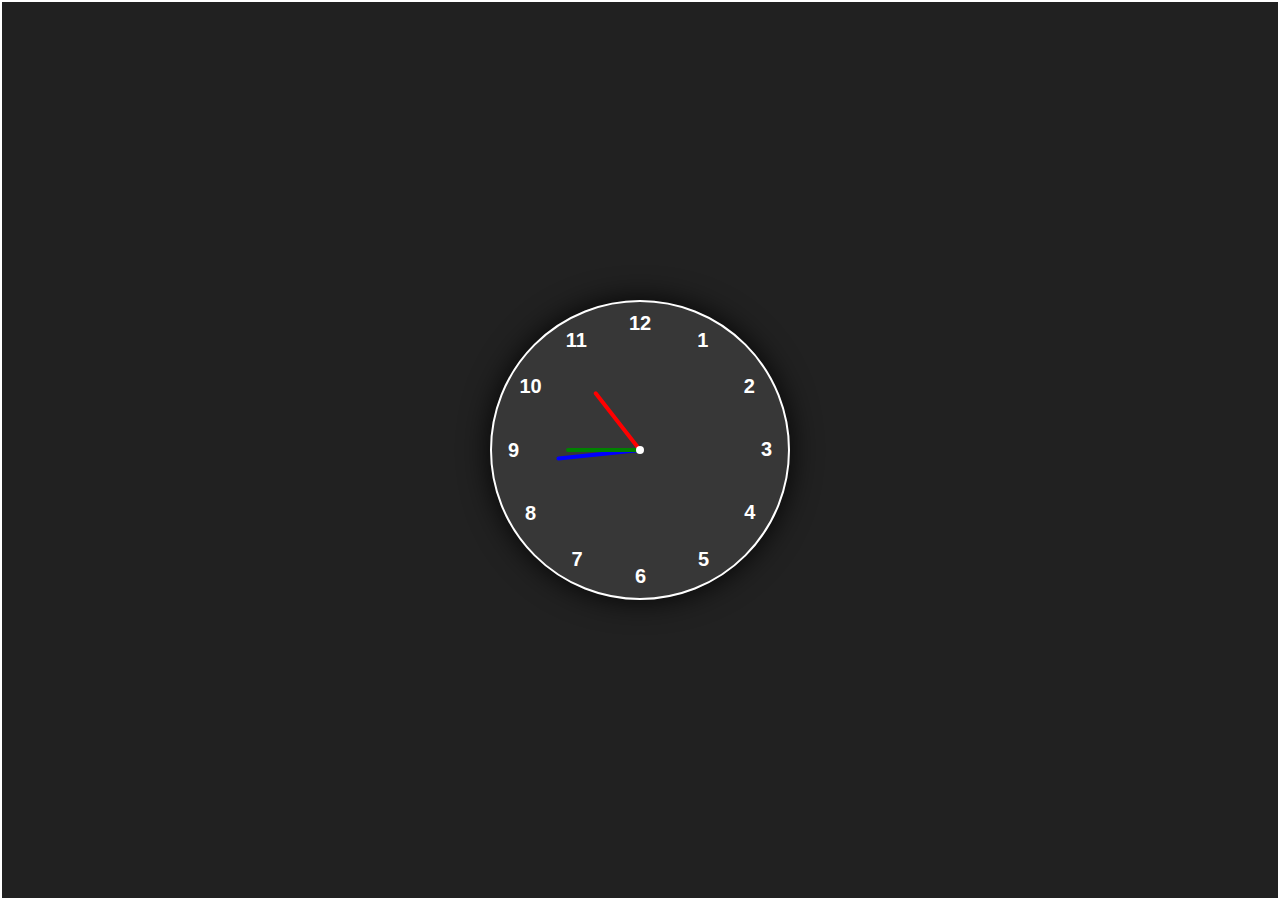
<file: Analog_clock/index.html>
<!DOCTYPE html>
<html lang="en">
<head>
    <meta charset="UTF-8">
    <meta name="viewport" content="width=device-width, initial-scale=1.0">
    <title>Analog clock</title>
    <link rel="stylesheet" href="app.css"> <!-- Link to external CSS file -->
</head>
<body>
   <div class="container">
    <!-- Clock container -->
    <div class="clock">
        <!-- Hour hand -->
        <div style="--clr:red; --h:74px" class="hand" id="hour"><i></i></div>
        <!-- Minute hand -->
        <div style="--clr:blue; --h:84px" class="hand"  id="minute"><i></i></div>
        <!-- Second hand -->
        <div style="--clr:green; --h:74px" class="hand"  id="second"><i></i></div>
        
        <!-- Clock numbers -->
        <span style="--i:1;"><b>1</b></span>
        <span style="--i:2;"><b>2</b></span>
        <span style="--i:3;"><b>3</b></span>
        <span style="--i:4;"><b>4</b></span>
        <span style="--i:5;"><b>5</b></span>
        <span style="--i:6;"><b>6</b></span>
        <span style="--i:7;"><b>7</b></span>
        <span style="--i:8;"><b>8</b></span>
        <span style="--i:9;"><b>9</b></span>
        <span style="--i:10;"><b>10</b></span>
        <span style="--i:11;"><b>11</b></span>
        <span style="--i:12;"><b>12</b></span>
    </div>
   </div>
    <script src="script.js"></script> <!-- Link to external JavaScript file -->
</body>
</html>
</file>
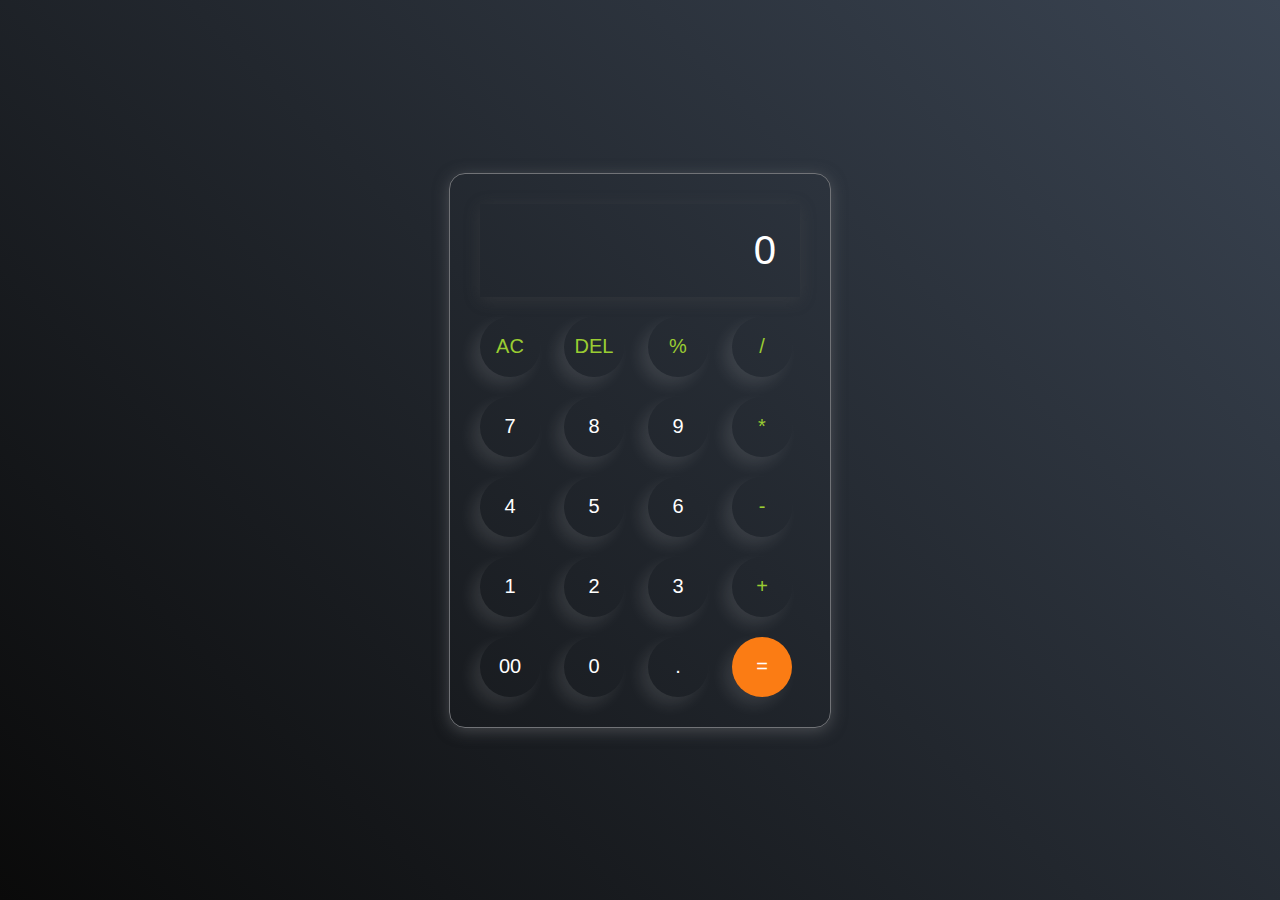
<file: Basic_calculator/index.html>
<!DOCTYPE html>
<html lang="en">
<head>
    <!-- Meta information and document settings -->
    <meta charset="UTF-8"> <!-- Character encoding -->
    <meta name="viewport" content="width=device-width, initial-scale=1.0"> <!-- Responsive viewport settings -->
    <title>Calculator- By Saiem</title> <!-- Title of the webpage -->
    <link rel="stylesheet" href="style.css"> <!-- Link to external CSS file -->
</head>
<body>
    
    <div class="container"> <!-- Container for the calculator -->
        <input type="text" placeholder="0" id="inputbox" > <!-- Input box for displaying calculations and results -->
        <div> <!-- Row for operator buttons -->
            <button class="operator">AC</button> <!-- Clear all button -->
            <button class="operator">DEL</button> <!-- Delete button -->
            <button class="operator">%</button> <!-- Modulus operator button -->
            <button class="operator">/</button> <!-- Division operator button -->
        </div>
        <div> <!-- Row for number buttons and multiply operator -->
            <button>7</button> <!-- Number 7 button -->
            <button>8</button> <!-- Number 8 button -->
            <button>9</button> <!-- Number 9 button -->
            <button class="operator">*</button> <!-- Multiplication operator button -->
        </div>
        <div> <!-- Row for number buttons and subtract operator -->
            <button>4</button> <!-- Number 4 button -->
            <button>5</button> <!-- Number 5 button -->
            <button>6</button> <!-- Number 6 button -->
            <button class="operator">-</button> <!-- Subtraction operator button -->
        </div>
        <div> <!-- Row for number buttons and add operator -->
            <button>1</button> <!-- Number 1 button -->
            <button>2</button> <!-- Number 2 button -->
            <button>3</button> <!-- Number 3 button -->
            <button class="operator">+</button> <!-- Addition operator button -->
        </div>
        <div> <!-- Row for number buttons and equal button -->
            <button>00</button> <!-- Double zero button -->
            <button>0</button> <!-- Number 0 button -->
            <button>.</button> <!-- Decimal point button -->
            <button class="equalbtn">=</button> <!-- Equal button to calculate the result -->
        </div>
    </div>
    
    <script src="script.js"></script> <!-- Link to external JavaScript file -->
</body>
</html>
</file>
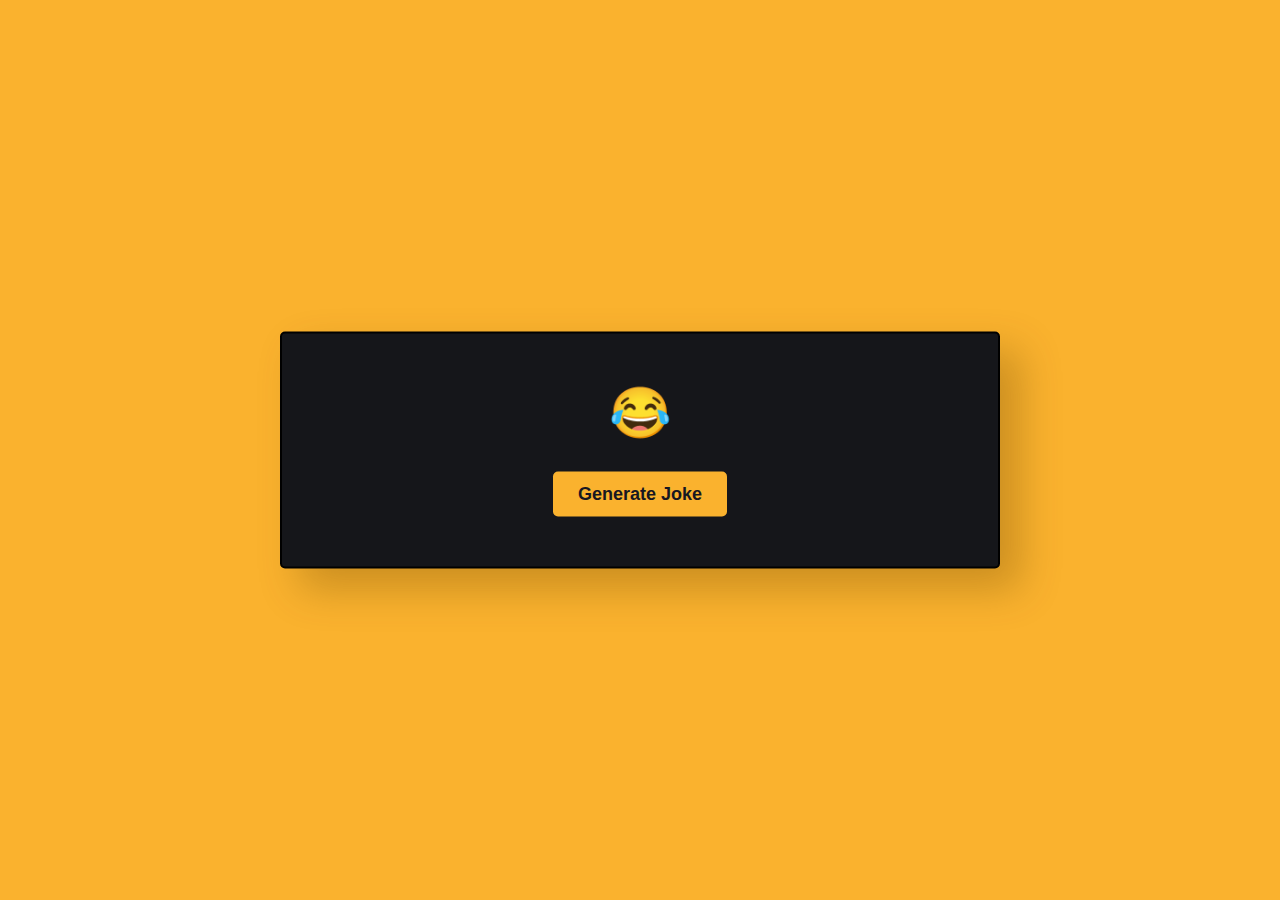
<file: Fetch Projects/index.html>
<!DOCTYPE html>
<html lang="en">
<head>
    <meta charset="UTF-8">
    <meta name="viewport" content="width=device-width, initial-scale=1.0">
    <title>Document</title>
    <link rel="stylesheet" href="style.css">
</head>
<body>
    <div class="wrapper">
        <span>&#128514</span>
        <p class="joke"></p>
        <button id="btn">Generate Joke</button>
    </div>
    
    <script src="script.js"></script>
</body>
</html>
</file>
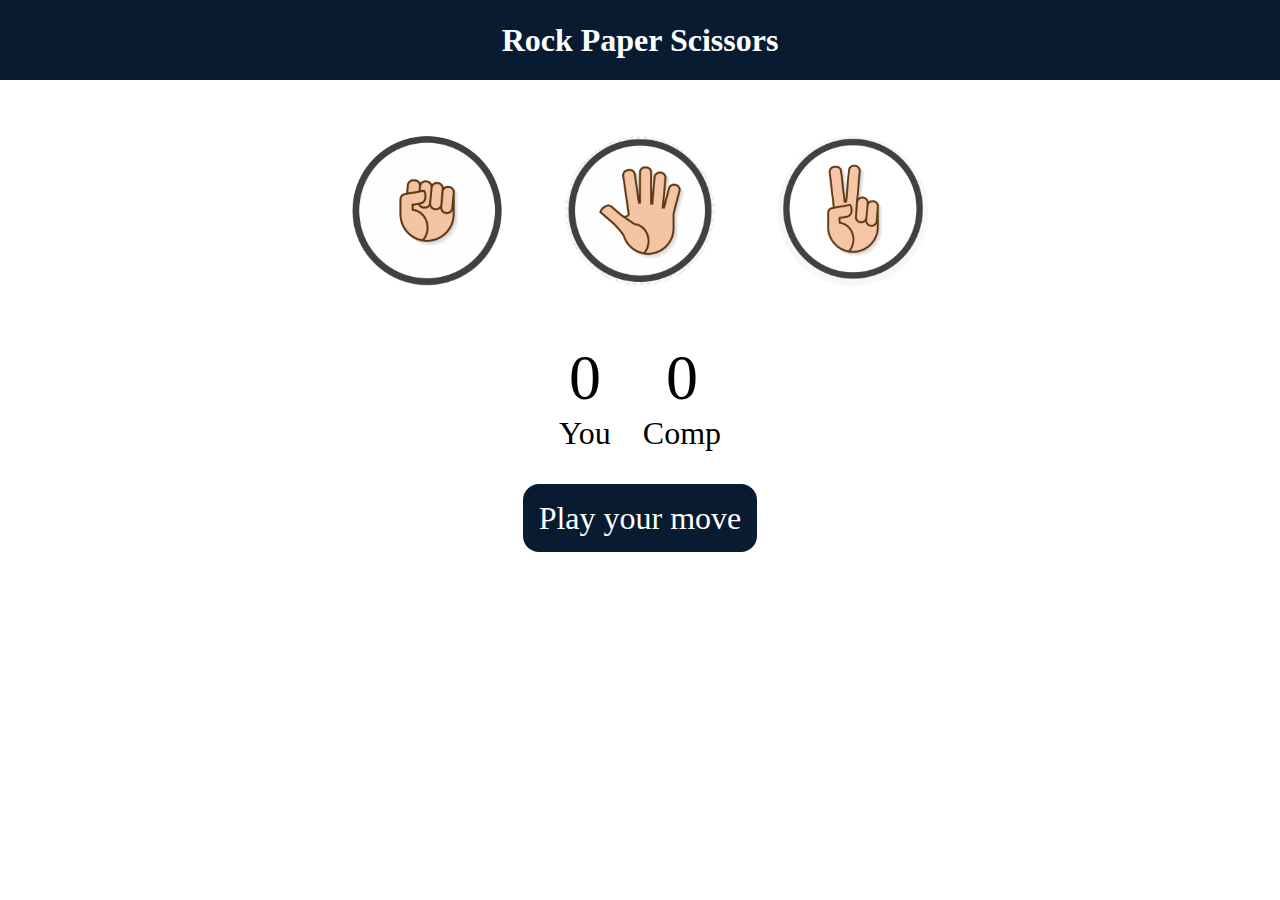
<file: rockpaperscissors/index.html>
<!DOCTYPE html>
<html lang="en">
<head>
    <meta charset="UTF-8">
    <meta name="viewport" content="width=device-width, initial-scale=1.0">
    <title>Rock Paper Scissors Game</title>
    <link rel="stylesheet" href="style.css">
</head>
<body>
    <h1>Rock Paper Scissors</h1>
    <div class="choices">
        <div class="choice" id="rock">
            <img src="./images/rock.png" alt="Rock">
        </div>
        <div class="choice" id="paper">
            <img src="./images/paper.jpg" alt="Paper">
        </div>
        <div class="choice" id="scissors">
            <img src="./images/scissors.png" alt="Scissors">
        </div>
    </div>
    <div class="score-board">
        <div class="score">
            <p id="user-score">0</p>
        <p>You</p>
        </div>
        <div class="score">
            <p id="comp-score">0</p>
            <p>Comp</p>
        </div>             
    </div>
    <div class="msg-container">
        <p id="msg">Play your move</p>
    </div>
    <script src="app.js"></script>
</body>
</html>
</file>
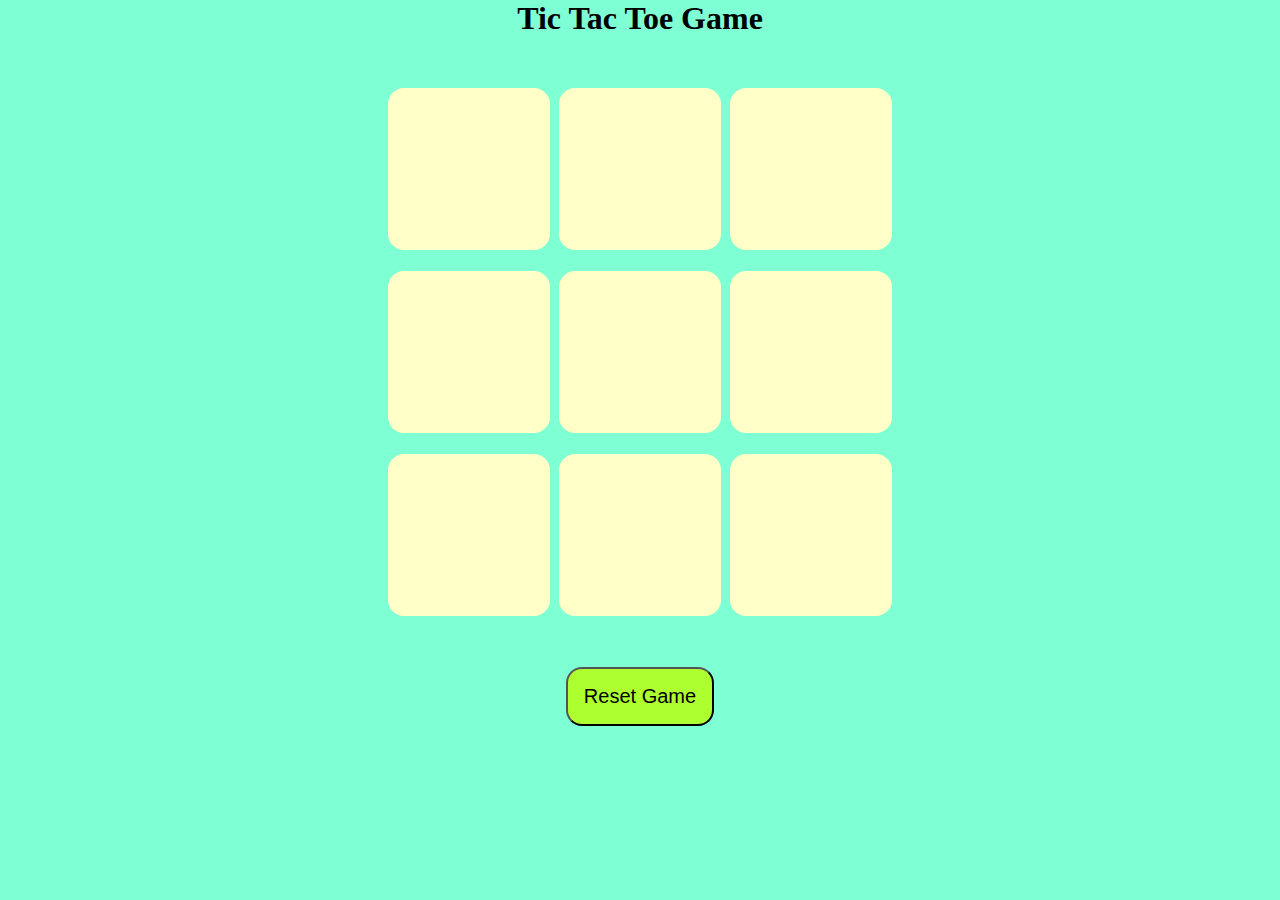
<file: tictactoe/index.html>
<!DOCTYPE html>
<html lang="en">
<head>
    <meta charset="UTF-8">
    <meta name="viewport" content="width=device-width, initial-scale=1.0">
    <title>TICTACTOE</title>
    <link rel="stylesheet" href="style.css">
</head>
<body>
    <div class="msg-container hide">
        <p id="msg">Winner</p>
        <button id="new-btn">New Game</button>
    </div>
    <h1>Tic Tac Toe Game</h1>
    <div class="container">
        <div class="game">
            <button class="box"></button>
            <button class="box"></button>
            <button class="box"></button>
            <button class="box"></button>
            <button class="box"></button>
            <button class="box"></button>
            <button class="box"></button>
            <button class="box"></button>
            <button class="box"></button>
        </div>
    </div>
    <button class="reset">Reset Game</button>


    <script src="app2.js"></script>
</body>
</html>
</file>
<file: tictactoe/style.css>
*{
    margin: 0;
    padding: 0;
}

body{
    background-color: aquamarine;
    text-align: center;
}

.container{
    height: 70vh;
    display: flex;    
    justify-content: center;
    align-items: center;
   
}

.game{
    height: 60vmin;
    width: 60vmin;
    display: flex;
    flex-wrap: wrap;
    justify-content: center;
    align-items: center;
    gap:1vmin;
    
}

.box{
    height: 18vmin;
    width: 18vmin;
    border-radius: 1rem;
    border: none;
    font-size: 8vmin;
    color: maroon;
    background-color: #ffffc7;
    
}

.reset{
    padding: 1rem;
    font-size: 1.25rem;
    background-color: greenyellow;
    color: black;
    border-radius: 1rem;

}

#new-btn{
    padding: 1rem;
    font-size: 1.25rem;
    background-color: greenyellow;
    color: black;
    border-radius: 1rem;
    
}
#msg{
    color: brown;
    font-size: 6vmin;
}

.msg-container{
    height: 20vmin;
}

.hide{
    display: none;
}
</file>
<file: Analog_clock/app.css>
/* Universal selector: Reset margins, padding, and box-sizing for all elements */
* {
    margin: 0;
    padding: 0;
    box-sizing: border-box;
    font-family: sans-serif; /* Set a default font family */
    color: #ffffff; /* Set a default font color */
}

/* Body styling */
body {
    display: flex; /* Use flexbox for layout */
    justify-content: center; /* Center content horizontally */
    align-items: center; /* Center content vertically */
    min-height: 100vh; /* Ensure the body is at least 100% of the viewport height */
    background-color: #212121; /* Set a dark background color */
    border: 2px solid; /* Add a border (color not specified, default will be used) */
}

/* Container styling */
.container {
    position: relative; /* Position relatively to allow absolute positioning of children */
}

/* Clock styling */
.clock {
    border: 2px solid; /* Add a border (color not specified, default will be used) */
    width: 300px; /* Set the width of the clock */
    height: 300px; /* Set the height of the clock */
    border-radius: 50%; /* Make the clock circular */
    background-color: rgba(255, 255, 255, 0.1); /* Set a semi-transparent background color */
    box-shadow: 0px 0px 30px rgba(0, 0, 0, 0.9); /* Add a shadow effect */
    display: flex; /* Use flexbox for layout */
    justify-content: center; /* Center content horizontally */
    align-items: center; /* Center content vertically */
}

/* Clock numbers styling */
.clock span {
    position: absolute; /* Position absolutely inside the clock */
    transform: rotate(calc(30deg * var(--i))); /* Rotate based on custom property --i */
    inset: 12px; /* Position inward by 12px */
    text-align: center; /* Center the text inside the span */
}

/* Clock number text styling */
.clock span b {
    transform: rotate(calc(-30deg * var(--i))); /* Rotate text back to upright */
    display: inline-block; /* Ensure the transform is applied */
    font-size: 20px; /* Set the font size */
}

/* Clock center point styling */
.clock::before {
    background-color: #ffffff; /* Set the background color of the center point */
    content: ''; /* Ensure the pseudo-element is displayed */
    position: absolute; /* Position the pseudo-element absolutely */
    width: 8px; /* Set the width of the center point */
    height: 8px; /* Set the height of the center point */
    border-radius: 50%; /* Make the center point circular */
    z-index: 3; /* Ensure it appears above other elements */
}

/* Clock hand styling */
.hand {
    position: absolute; /* Position absolutely inside the clock */
    display: flex; /* Use flexbox for layout */
    justify-content: center; /* Center content horizontally */
    align-items: flex-end; /* Align content to the bottom */
}

/* Clock hand inner element styling */
.hand i {
    position: absolute; /* Position absolutely inside the hand */
    background-color: var(--clr); /* Use custom property --clr for color */
    width: 4px; /* Set the width of the hand */
    height: var(--h); /* Use custom property --h for height */
    border-radius: 8px; /* Round the corners */
}
</file>
<file: Basic_calculator/style.css>
/* Universal selector: Reset margins, padding, and box-sizing for all elements */
* {
    margin: 0;
    padding: 0;
    box-sizing: border-box;
}

/* Body styling */
body {
    width: 100%; /* Set the width to 100% */
    height: 100vh; /* Set the height to 100% of the viewport height */
    display: flex; /* Use flexbox for layout */
    align-items: center; /* Center content vertically */
    justify-content: center; /* Center content horizontally */
    align-content: center; /* Align content within a flex container */
    background: linear-gradient(45deg, #0a0a0a, #3a4452); /* Set a gradient background */
}

/* Container styling */
.container {
    border: 1px solid #717377; /* Add a border with specified color */
    padding: 20px; /* Add padding inside the container */
    border-radius: 16px; /* Round the corners of the container */
    background-color: transparent; /* Set the background color to transparent */
    box-shadow: 0px 3px 15px rgba(113, 115, 119, 0.5); /* Add a shadow effect */
}

/* Input field styling */
input {
    width: 320px; /* Set the width of the input field */
    border: none; /* Remove the border */
    padding: 24px; /* Add padding inside the input field */
    margin: 10px; /* Add margin outside the input field */
    background: transparent; /* Set the background color to transparent */
    box-shadow: 0px 3px 15px rgba(84, 84, 84, 0.3); /* Add a shadow effect */
    font-size: 40px; /* Set the font size */
    text-align: right; /* Align the text to the right */
    cursor: pointer; /* Change the cursor to a pointer */
    color: #ffffff; /* Set the text color */
}

/* Placeholder text styling */
input::placeholder {
    color: #ffffff; /* Set the placeholder text color */
}

/* Button styling */
button {
    border: none; /* Remove the border */
    width: 60px; /* Set the width of the button */
    height: 60px; /* Set the height of the button */
    margin: 10px; /* Add margin around the button */
    border-radius: 50%; /* Make the button circular */
    background: transparent; /* Set the background color to transparent */
    color: #ffffff; /* Set the text color */
    font-size: 20px; /* Set the font size */
    box-shadow: -8px 8px 15px rgba(255, 255, 255, 0.1); /* Add a shadow effect */
    cursor: pointer; /* Change the cursor to a pointer */
}

/* Equal button styling */
.equalbtn {
    background-color: #fb7c14; /* Set the background color */
}

/* Operator button styling */
.operator {
    color: yellowgreen; /* Set the text color */
}
</file>
<file: Fetch Projects/style.css>
/* Universal selector: Reset margins, padding, and box-sizing for all elements */
* {
    padding: 0;
    margin: 0;
    box-sizing: border-box;
    font-family: "Rubik", sans-serif; /* Set default font family */
}

/* Body styling */
body {
    background-color: #fab22e; /* Sets the background color of the body */
}

/* Wrapper styling */
.wrapper {
    border: 2px solid black; /* Adds a border to the wrapper */
    width: 80vmin; /* Sets the width of the wrapper to 80vmin */
    padding: 50px 40px; /* Adds padding inside the wrapper */
    background-color: #15161a; /* Sets the background color of the wrapper */
    position: absolute; /* Positions the wrapper absolutely */
    transform: translate(-50%, -50%); /* Moves the wrapper to the center */
    top: 50%; /* Positions the top of the wrapper at 50% of the viewport height */
    left: 50%; /* Positions the left of the wrapper at 50% of the viewport width */
    border-radius: 5px; /* Rounds the corners of the wrapper */
    box-shadow: 20px 20px 40px rgba(97, 63, 0, 0.3); /* Adds a shadow effect */
}

/* Span styling */
span {
    display: block; /* Displays the span as a block element */
    text-align: center; /* Centers the text inside the span */
    font-size: 50px; /* Sets the font size */
}

/* Paragraph styling */
p {
    font-size: 16px; /* Sets the font size */
    color: #ffffff; /* Sets the text color */
    font-weight: 400; /* Sets the font weight */
    text-align: center; /* Centers the text inside the paragraph */
    word-wrap: break-word; /* Allows words to break and wrap onto the next line */
    line-height: 35px; /* Sets the line height */
    margin: 30px 0; /* Adds margin above and below the paragraph */
}

/* Button styling */
button {
    display: block; /* Displays the button as a block element */
    font-size: 18px; /* Sets the font size */
    background-color: #fab22e; /* Sets the background color */
    border: none; /* Removes the border */
    padding: 5px; /* Adds padding inside the button */
    color: #171721; /* Sets the text color */
    padding: 12px 25px; /* Adds additional padding inside the button */
    margin: 0 auto; /* Centers the button horizontally */
    font-weight: 600; /* Sets the font weight */
    border-radius: 5px; /* Rounds the corners of the button */
    cursor: pointer; /* Changes the cursor to a pointer */
}

/* Repeated code starts from here */
* {
    padding: 0;
    margin: 0;
    box-sizing: border-box;
    font-family: "Rubik", sans-serif;
}

body {
    background-color: #fab22e; /* Sets the background color of the body */
}

.wrapper {
    border: 2px solid black; /* Adds a border to the wrapper */
    width: 80vmin; /* Sets the width of the wrapper */
    padding: 50px 40px; /* Adds padding inside the wrapper */
    background-color: #15161a; /* Sets the background color of the wrapper */
    position: absolute;
    transform: translate(-50%, -50%);
    top: 50%;
    left: 50%;
    border-radius: 5px;
    box-shadow: 20px 20px 40px rgba(97, 63, 0, 0.3);
}

span {
    display: block;
    text-align: center;
    font-size: 50px;
}

p {
    font-size: 16px;
    color: #ffffff;
    font-weight: 400;
    text-align: center;
    word-wrap: break-word;
    line-height: 35px;
    margin: 30px 0;
}

button {
    display: block;
    font-size: 18px;
    background-color: #fab22e;
    border: none;
    padding: 5px;
    color: #171721;
    padding: 12px 25px;
    margin: 0 auto;
    font-weight: 600;
    border-radius: 5px;
    cursor: pointer;
}
</file>
<file: rockpaperscissors/style.css>
/* Reset default styles for all elements */
* {
    margin: 0;
    padding: 0;
    text-align: center;
}

/* Styles for the header */
h1 {
    background-color: #081b31;
    color: white;
    height: 5rem;
    line-height: 5rem; /* Vertically centers text */
}

/* Styles for choice buttons (rock, paper, scissors) */
.choice {
    height: 165px;
    width: 165px;
    border-radius: 50%; /* Makes buttons circular */
    display: flex;
    justify-content: center;
    align-items: center;
}

/* Hover effect for choice buttons */
.choice:hover {
    cursor: pointer;
    background-color: #081b31; /* Changes background on hover */
}

/* Styles for images inside choice buttons */
img {
    height: 150px;
    width: 150px;
    object-fit: cover; /* Ensures image covers the container */
    border-radius: 50%; /* Makes images circular */
}

/* Container for choice buttons */
.choices {
    display: flex;
    justify-content: center;
    gap: 3rem; /* Spacing between buttons */
    margin: 3rem;
}

/* Styles for the score board container */
.score-board {
    display: flex;
    justify-content: center;
    align-items: center;
    font-size: 2rem;
    margin-top: 3rem;
    gap: 2rem; /* Spacing between score elements */
}

/* Styles for user score */
#user-score {
    font-size: 4rem;
}

/* Common styles for both scores */
#comp-score, #user-score {
    font-size: 4rem;
}

/* Styles for message container */
.msg-container {
    margin-top: 3rem;
}

/* Styles for the message display */
#msg {
    background-color: #081b31;
    color: white;
    font-size: 2rem;
    display: inline;
    padding: 1rem;
    border-radius: 1rem; /* Rounds the corners */
}
</file>
